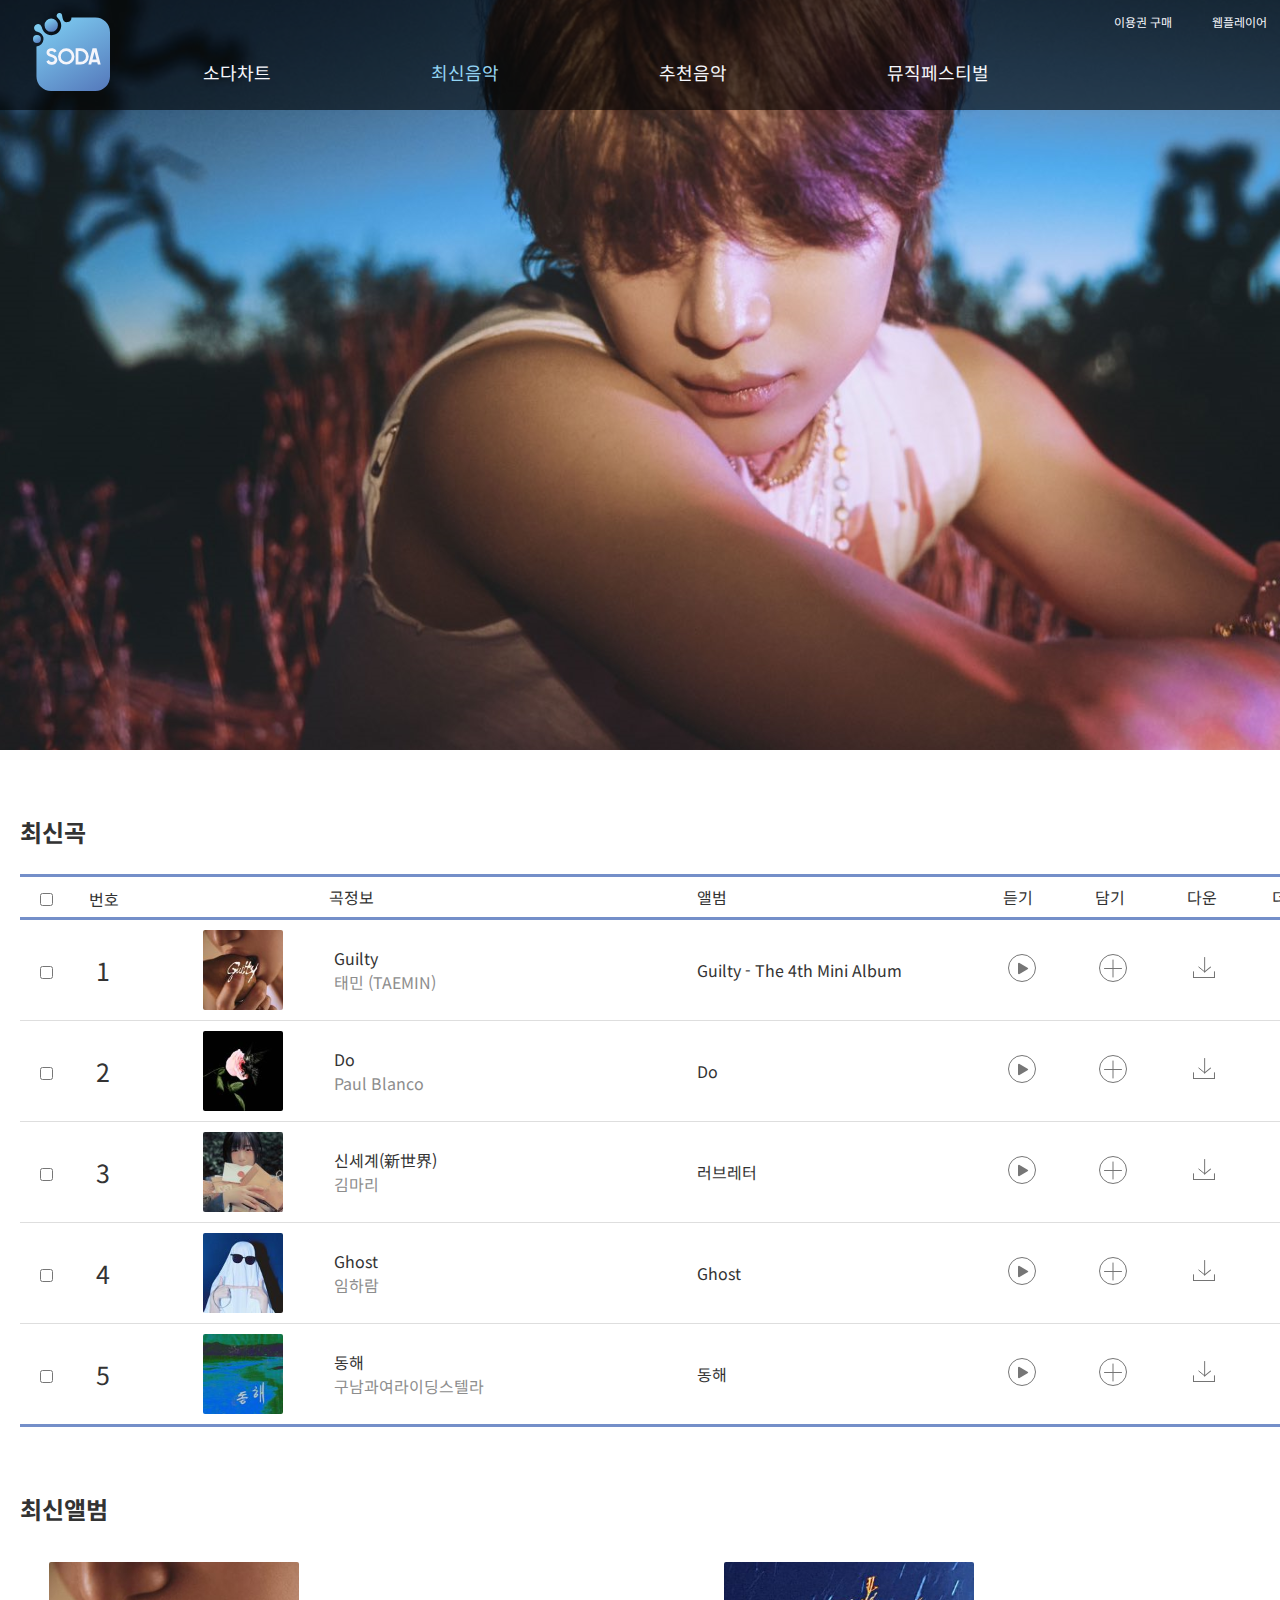
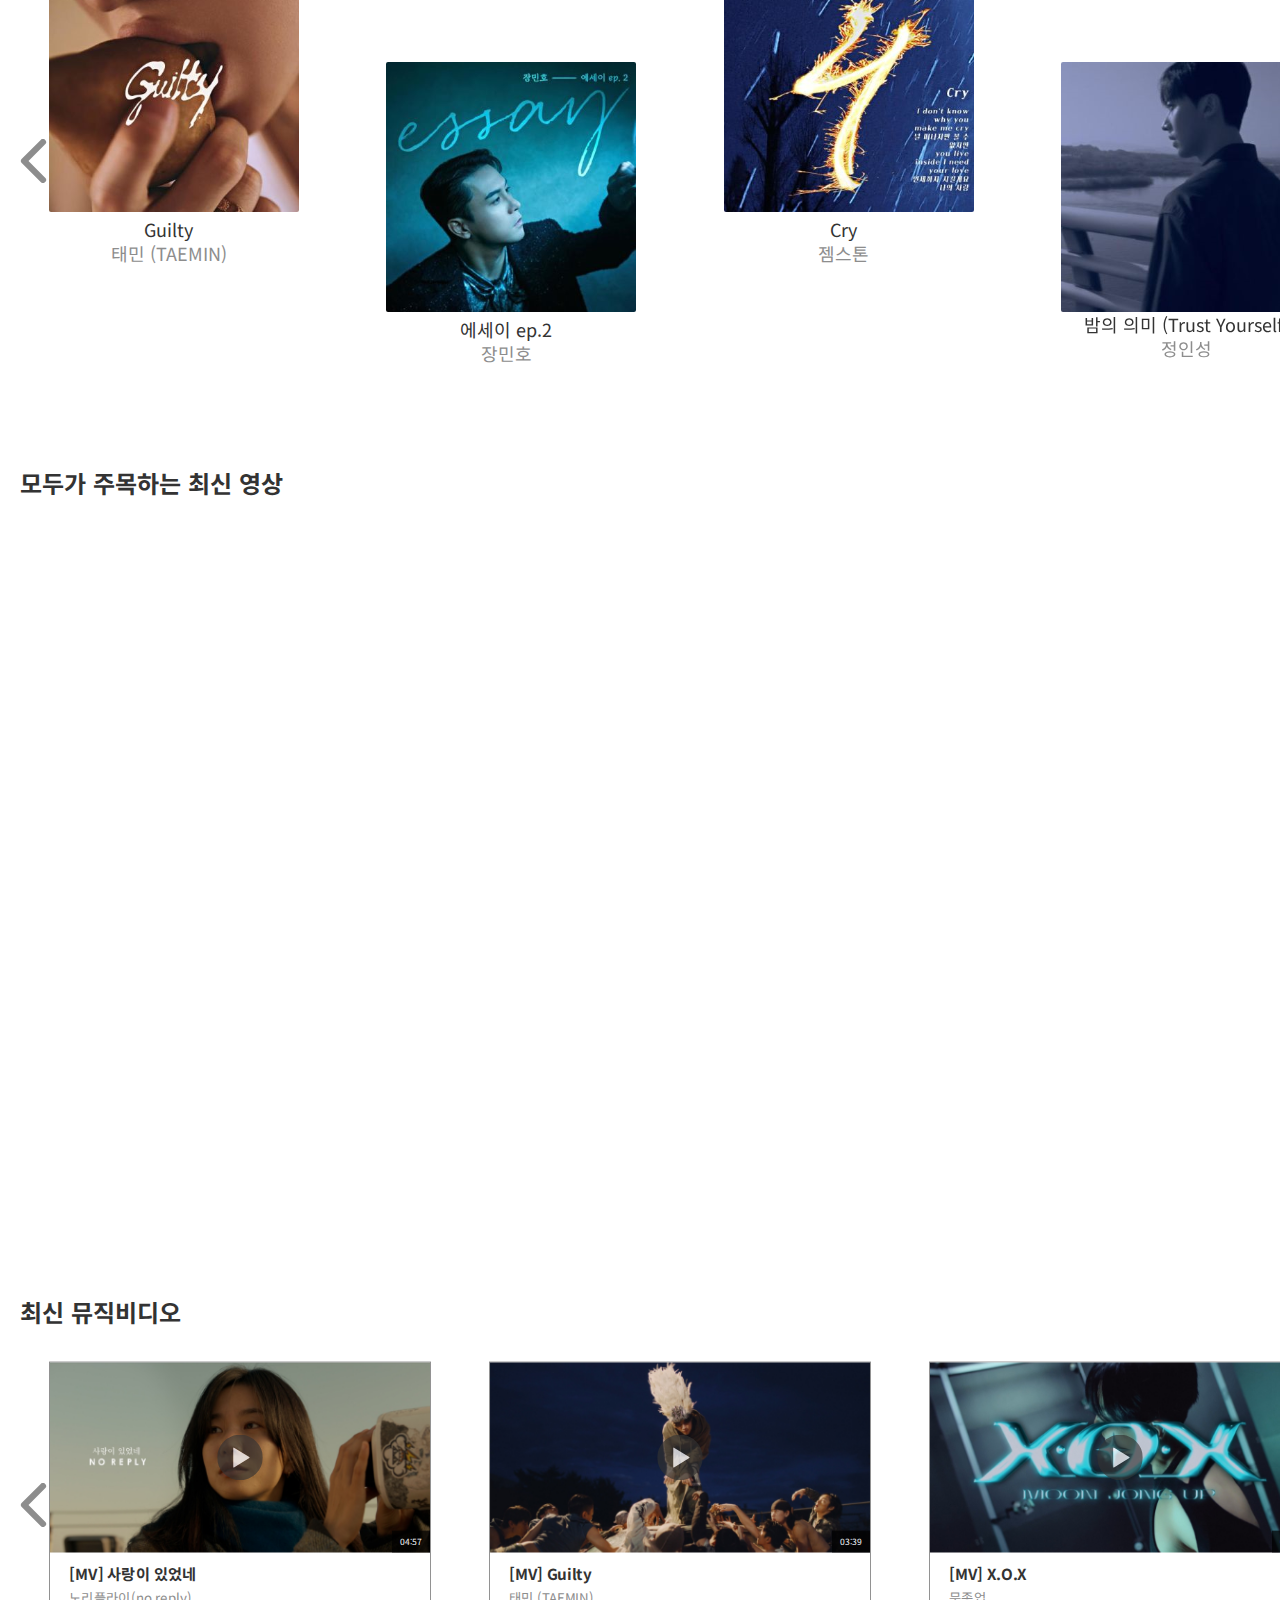
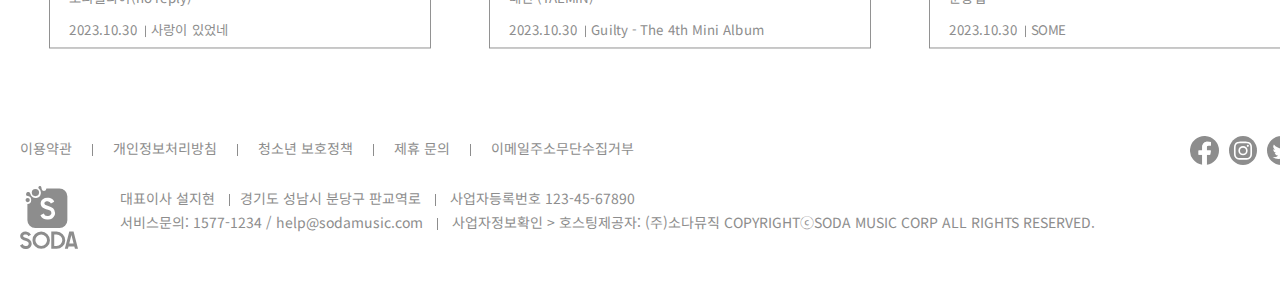
<file: sub2.html>
<!DOCTYPE html>
<html lang="ko">

<head>
    <meta charset="UTF-8">
    <meta name="viewport" content="width=1320">
    <title>SODA</title>
    <link rel="icon" type="image/png" sizes="32x32" href="images/icon/main_logo.svg">
    <link rel="stylesheet" href="./css/sub2_style.css">
    <link rel="preconnect" href="https://fonts.googleapis.com">
    <link rel="preconnect" href="https://fonts.gstatic.com" crossorigin>
    <link href="https://fonts.googleapis.com/css2?family=Noto+Sans+KR:wght@400;700&display=swap" rel="stylesheet">
    <link rel="stylesheet" href="./css/header.css">
    <link rel="stylesheet" href="./css/footer.css">
    <link rel="stylesheet" href="css/swiper-bundle.min.css" />
    <!-- <link rel="stylesheet" href="css/slick.css">
    <link rel="stylesheet" href="css/slick-theme.css"> -->

</head>

<body>
    <div id="wrap">
        <!-- header_S -->
        <div id="header_wrap">
            <div id="header">
                <div class="inner_header">
                    <h1 class="logo"><a href="./index.html"><img src="./images/icon/main_logo.svg" alt="main_logo"></a>
                    </h1>
                    <ul class="link">
                        <li><a href="javascript:return false;">이용권 구매</a></li>
                        <li><a href="javascript:return false;">웹플레이어</a></li>
                        <li><a href="javascript:return false;">소다앱</a></li>
                    </ul>
                    <ul class="gnb">
                        <li><a href="./sub1.html">소다차트</a></li>
                        <li><a class="on" href="./sub2.html">최신음악</a></li>
                        <li><a href="./sub3.html">추천음악</a></li>
                        <li><a href="./sub4.html">뮤직페스티벌</a></li>

                    </ul>

                    <!-- <div class="login">
                        <a href="javascript:return false;">로그인/회원가입</a>
                    </div> -->

                </div>
            </div>
            <div class="banner">

            </div>

            <!-- header_E -->
        </div>
        <!-- container_S -->
        <div id="container">
            <!-- LatestSong_S -->
            <div class="LatestSong_wrap">
                <h2 class="list_title">최신곡</h2>
                <div class="LatestSong-line">
                    <ul class="LatestSong">
                        <li class="LatestSong-item">
                            <div class="check_wrap">
                                <input type="checkbox" class="check_btn" />
                            </div>
                            <div class="LatestSong_num">
                                <span>번호</span>
                            </div>
                            <div class="LatestSong_info">
                                곡정보
                            </div>
                            <div class="LatestSong_album">
                                앨범
                            </div>
                            <div class="icon_play">
                                듣기
                            </div>
                            <div class="icon_add">
                                담기
                            </div>
                            <div class="icon_download">
                                다운
                            </div>
                            <div class="icon_more">
                                더보기
                            </div>
                        </li>
                        <li class="LatestSong-item">
                            <div class="check_wrap">
                                <input type="checkbox" class="check_btn" />
                            </div>
                            <div class="LatestSong_num">
                                1
                            </div>
                            <div class="LatestSong_thum">
                                <a href="javascript:return false;"><img
                                        src="./images/sub/2.NewMusic/2.LatestSong/LatestSong1.png"
                                        alt="LatestSong_thum"></a>
                            </div>
                            <div class="LatestSong_song">
                                <p>Guilty</p>
                                <p><span>태민 (TAEMIN)</span></p>
                            </div>
                            <div class="LatestSong_album">
                                <p>Guilty - The 4th Mini Album</p>
                            </div>
                            <div class="icon_play">
                                <a href="javascript:return false;"><img src="./images/icon/btn_play.svg" alt="play"></a>
                            </div>
                            <div class="icon_add">
                                <a href="javascript:return false;"><img src="./images/icon/btn_add.svg" alt="add"></a>
                            </div>
                            <div class="icon_download">
                                <a href="javascript:return false;"><img src="./images/icon/download.svg"
                                        alt="download"></a>
                            </div>
                            <div class="icon_more">
                                <a href="javascript:return false;"><img src="./images/icon/more.svg" alt="more"></a>
                            </div>
                        </li>
                        <li class="LatestSong-item">
                            <div class="check_wrap">
                                <input type="checkbox" class="check_btn" />
                            </div>
                            <div class="LatestSong_num">
                                2
                            </div>
                            <div class="LatestSong_thum">
                                <a href="javascript:return false;"><img
                                        src="./images/sub/2.NewMusic/2.LatestSong/LatestSong2.png"
                                        alt="LatestSong_thum"></a>
                            </div>
                            <div class="LatestSong_song">
                                <p>Do</p>
                                <p><span>Paul Blanco</span></p>
                            </div>
                            <div class="LatestSong_album">
                                <p>Do</p>
                            </div>
                            <div class="icon_play">
                                <a href="javascript:return false;"><img src="./images/icon/btn_play.svg" alt="play"></a>
                            </div>
                            <div class="icon_add">
                                <a href="javascript:return false;"><img src="./images/icon/btn_add.svg" alt="add"></a>
                            </div>
                            <div class="icon_download">
                                <a href="javascript:return false;"><img src="./images/icon/download.svg"
                                        alt="download"></a>
                            </div>
                            <div class="icon_more">
                                <a href="javascript:return false;"><img src="./images/icon/more.svg" alt="more"></a>
                            </div>
                        </li>
                        <li class="LatestSong-item">
                            <div class="check_wrap">
                                <input type="checkbox" class="check_btn" />
                            </div>
                            <div class="LatestSong_num">
                                3
                            </div>
                            <div class="LatestSong_thum">
                                <a href="javascript:return false;"><img
                                        src="./images/sub/2.NewMusic/2.LatestSong/LatestSong3.png"
                                        alt="LatestSong_thum"></a>
                            </div>
                            <div class="LatestSong_song">
                                <p>신세계(新世界)</p>
                                <p><span>김마리</span></p>
                            </div>
                            <div class="LatestSong_album">
                                <p>러브레터</p>
                            </div>
                            <div class="icon_play">
                                <a href="javascript:return false;"><img src="./images/icon/btn_play.svg" alt="play"></a>
                            </div>
                            <div class="icon_add">
                                <a href="javascript:return false;"><img src="./images/icon/btn_add.svg" alt="add"></a>
                            </div>
                            <div class="icon_download">
                                <a href="javascript:return false;"><img src="./images/icon/download.svg"
                                        alt="download"></a>
                            </div>
                            <div class="icon_more">
                                <a href="javascript:return false;"><img src="./images/icon/more.svg" alt="more"></a>
                            </div>
                        </li>
                        <li class="LatestSong-item">
                            <div class="check_wrap">
                                <input type="checkbox" class="check_btn" />
                            </div>
                            <div class="LatestSong_num">
                                4
                            </div>
                            <div class="LatestSong_thum">
                                <a href="javascript:return false;"><img
                                        src="./images/sub/2.NewMusic/2.LatestSong/LatestSong4.png"
                                        alt="LatestSong_thum"></a>
                            </div>
                            <div class="LatestSong_song">
                                <p>Ghost</p>
                                <p><span>임하람</span></p>
                            </div>
                            <div class="LatestSong_album">
                                <p>Ghost</p>
                            </div>
                            <div class="icon_play">
                                <a href="javascript:return false;"><img src="./images/icon/btn_play.svg" alt="play"></a>
                            </div>
                            <div class="icon_add">
                                <a href="javascript:return false;"><img src="./images/icon/btn_add.svg" alt="add"></a>
                            </div>
                            <div class="icon_download">
                                <a href="javascript:return false;"><img src="./images/icon/download.svg"
                                        alt="download"></a>
                            </div>
                            <div class="icon_more">
                                <a href="javascript:return false;"><img src="./images/icon/more.svg" alt="more"></a>
                            </div>
                        </li>
                        <li class="LatestSong-item">
                            <div class="check_wrap">
                                <input type="checkbox" class="check_btn" />
                            </div>
                            <div class="LatestSong_num">
                                5
                            </div>
                            <div class="LatestSong_thum">
                                <a href="javascript:return false;"><img
                                        src="./images/sub/2.NewMusic/2.LatestSong/LatestSong5.png"
                                        alt="LatestSong_thum"></a>
                            </div>
                            <div class="LatestSong_song">
                                <p>동해</p>
                                <p><span>구남과여라이딩스텔라</span></p>
                            </div>
                            <div class="LatestSong_album">
                                <p>동해</p>
                            </div>
                            <div class="icon_play">
                                <a href="javascript:return false;"><img src="./images/icon/btn_play.svg" alt="play"></a>
                            </div>
                            <div class="icon_add">
                                <a href="javascript:return false;"><img src="./images/icon/btn_add.svg" alt="add"></a>
                            </div>
                            <div class="icon_download">
                                <a href="javascript:return false;"><img src="./images/icon/download.svg"
                                        alt="download"></a>
                            </div>
                            <div class="icon_more">
                                <a href="javascript:return false;"><img src="./images/icon/more.svg" alt="more"></a>
                            </div>
                        </li>

                    </ul>
                </div>
            </div>
            <!-- LatestSong_E -->
            <!-- LatestAlbum_S -->
            <div class="LatestAlbum_wrap">
                <h2 class="list_title">최신앨범</h2>
                <div class="LatestAlbum">
                    <div id="slide_wrap">
                        <div id="slide" class="swiper-container">
                            <div class="swiper-wrapper">
                                <ul class="swiper-slide">
                                    <li><a href="javascript:return false;">
                                            <div class="screen">
                                                <img src="./images/sub/2.NewMusic/3.LatestAlbum/LatestAlbum1.png"
                                                    alt="LatestAlbum"></img>
                                            </div>
                                        </a>
                                        <p>Guilty</p>
                                        <p><span>태민 (TAEMIN)</span></p>
                                    </li>
                                </ul>
                                <ul class="swiper-slide">
                                    <li><a href="javascript:return false;">
                                            <div class="screen">
                                                <img src="./images/sub/2.NewMusic/3.LatestAlbum/LatestAlbum2.png"
                                                    alt="LatestAlbum"></img>
                                            </div>
                                        </a>
                                        <p>에세이 ep.2</p>
                                        <p><span>장민호</span></p>
                                    </li>
                                </ul>
                                <ul class="swiper-slide">
                                    <li><a href="javascript:return false;">
                                            <div class="screen">
                                                <img src="./images/sub/2.NewMusic/3.LatestAlbum/LatestAlbum3.png"
                                                    alt="LatestAlbum"></img>
                                            </div>
                                        </a>
                                        <p>Cry</p>
                                        <p><span>젬스톤</span></p>
                                    </li>
                                </ul>
                                <ul class="swiper-slide">
                                    <li><a href="javascript:return false;">
                                            <div class="screen">
                                                <img src="./images/sub/2.NewMusic/3.LatestAlbum/LatestAlbum4.png"
                                                    alt="LatestAlbum"></img>
                                            </div>
                                            <p>밤의 의미 (Trust Yourself)</p>
                                            <p><span>정인성</span></p>
                                        </a>
                                    </li>
                                </ul>
                                <ul class="swiper-slide">
                                    <li><a href="javascript:return false;">
                                            <div class="screen">
                                                <img src="./images/sub/2.NewMusic/3.LatestAlbum/LatestAlbum5.png"
                                                    alt="LatestAlbum"></img>
                                            </div>
                                        </a>
                                        <p>나만의 고막 남친 프로젝트 Part 1</p>
                                        <p><span>김창연</span></p>
                                    </li>
                                </ul>
                                <ul class="swiper-slide">
                                    <li><a href="javascript:return false;">
                                            <div class="screen">
                                                <img src="./images/sub/2.NewMusic/3.LatestAlbum/LatestAlbum6.png"
                                                    alt="LatestAlbum"></img>
                                            </div>
                                        </a>
                                        <p>Feel This Way</p>
                                        <p><span>아녹 (Anoc), Hayne, Fleen</span></p>
                                    </li>
                                </ul>
                                <ul class="swiper-slide">
                                    <li><a href="javascript:return false;">
                                            <div class="screen">
                                                <img src="./images/sub/2.NewMusic/3.LatestAlbum/LatestAlbum7.png"
                                                    alt="LatestAlbum"></img>
                                            </div>
                                        </a>
                                        <p>별난 사람</p>
                                        <p><span>재하</span></p>
                                    </li>
                                </ul>
                                <ul class="swiper-slide">
                                    <li><a href="javascript:return false;">
                                            <div class="screen">
                                                <img src="./images/sub/2.NewMusic/3.LatestAlbum/LatestAlbum8.png"
                                                    alt="LatestAlbum"></img>
                                            </div>
                                        </a>
                                        <p>무인도의 디바 OST Part 2</p>
                                        <p><span>Young K(DAY6)</span></p>
                                    </li>
                                </ul>
                            </div>
                            <!-- Add Arrows -->
                            <div class="swiper-button-next"></div>
                            <div class="swiper-button-prev"></div>
                        </div>
                    </div>
                </div>


            </div>
            <!-- LatestAlbum_E -->
            <!-- LatestPopularVideo_S -->
            <div class="LatestPopularVideo">
                <h2 class="list_title">모두가 주목하는 최신 영상</h2>
                <div class="video">
                    <iframe width="1320" height="700"
                        src="https://www.youtube.com/embed/hLvWy2b857I?si=f3E5KcCF8zgFupVw" title="YouTube video player"
                        frameborder="0"
                        allow="accelerometer; autoplay; clipboard-write; encrypted-media; gyroscope; picture-in-picture; web-share"
                        allowfullscreen></iframe>
                </div>

            </div>
            <!-- LatestPopularVideo_E -->
            <!-- LatestMV_S -->
            <div class="LatestMV_wrap">
                <h2 class="list_title">최신 뮤직비디오</h2>

                <div class="LatestMV">
                    <div class="swiper mySwiper">
                        <div class="swiper-wrapper">
                            <div class="swiper-slide">
                                <div class="LatestMV_contents">
                                    <div class="LatestMV_imgWrap">
                                        <a href="https://youtu.be/pasRphQvEUE?si=EkmvCyHLW0UhhPke" target="_blank"><img
                                                src="./images/sub/2.NewMusic/4.LatestMV/LatestMV1.png" alt="LatestMV">
                                            <div class="playbtn"><img src="./images/icon/play.svg" alt="play"></div>
                                            <div class="playtime">03:39</div>

                                        </a>
                                    </div>
                                    <div class="LatestMV_text">
                                        <a href="https://youtu.be/pasRphQvEUE?si=EkmvCyHLW0UhhPke"
                                            target="_blank"><span>[MV]
                                                Guilty</span></a>
                                        <p class="LatestMV_artist">태민 (TAEMIN)</p>
                                        <p class="LatestMV_date">2023.10.30</p>
                                        <p class="LatestMV_album">Guilty - The 4th Mini Album</p>
                                    </div>
                                </div>
                            </div>
                            <div class="swiper-slide">
                                <div class="LatestMV_contents">
                                    <div class="LatestMV_imgWrap">
                                        <a href="https://youtu.be/EJkSXremH8E?si=zYyj5LcUE1Qf3Jtk" target="_blank"><img
                                                src="./images/sub/2.NewMusic/4.LatestMV/LatestMV2.png" alt="LatestMV">
                                            <div class="playbtn"><img src="./images/icon/play.svg" alt="play"></div>
                                            <div class="playtime">03:17</div>

                                        </a>
                                    </div>
                                    <div class="LatestMV_text">
                                        <a href="https://youtu.be/EJkSXremH8E?si=zYyj5LcUE1Qf3Jtk"
                                            target="_blank"><span>[MV]
                                                X.O.X</span></a>
                                        <p class="LatestMV_artist">문종업</p>
                                        <p class="LatestMV_date">2023.10.30</p>
                                        <p class="LatestMV_album">SOME</p>
                                    </div>
                                </div>
                            </div>
                            <div class="swiper-slide">

                                <div class="LatestMV_contents">
                                    <div class="LatestMV_imgWrap">
                                        <a href="https://youtu.be/BXwogLS8mgg?si=XDxwi2Ns3kjvJzCx" target="_blank"><img
                                                src="./images/sub/2.NewMusic/4.LatestMV/LatestMV3.png" alt="LatestMV">
                                            <div class="playbtn"><img src="./images/icon/play.svg" alt="play"></div>
                                            <div class="playtime">04:17</div>

                                        </a>
                                    </div>
                                    <div class="LatestMV_text">
                                        <a href="https://youtu.be/BXwogLS8mgg?si=XDxwi2Ns3kjvJzCx"
                                            target="_blank"><span>[MV] 그때
                                                우린 젊었다</span></a>
                                        <p class="LatestMV_artist">장민호</p>
                                        <p class="LatestMV_date">2023.10.30</p>
                                        <p class="LatestMV_album">에세이 ep.2</p>
                                    </div>
                                </div>
                            </div>
                            <div class="swiper-slide">

                                <div class="LatestMV_contents">
                                    <div class="LatestMV_imgWrap">
                                        <a href="https://youtu.be/kuqs19UyNEk?si=keO2JnZtEmnn3ZvB" target="_blank"><img
                                                src="./images/sub/2.NewMusic/4.LatestMV/LatestMV4.png" alt="LatestMV">
                                            <div class="playbtn"><img src="./images/icon/play.svg" alt="play"></div>
                                            <div class="playtime">02:06</div>

                                        </a>
                                    </div>
                                    <div class="LatestMV_text">
                                        <a href="https://youtu.be/kuqs19UyNEk?si=keO2JnZtEmnn3ZvB"
                                            target="_blank"><span>[MV] Poppin' Love (心动预告) (Track Video)</span></a>
                                        <p class="LatestMV_artist">WayV</p>
                                        <p class="LatestMV_date">2023.10.30</p>
                                    </div>
                                </div>
                            </div>
                            <div class="swiper-slide">

                                <div class="LatestMV_contents">
                                    <div class="LatestMV_imgWrap">
                                        <a href="https://youtu.be/AQqYvdOxi2E?si=BerCdfYpSgNoElDp" target="_blank"><img
                                                src="./images/sub/2.NewMusic/4.LatestMV/LatestMV5.png" alt="LatestMV">
                                            <div class="playbtn"><img src="./images/icon/play.svg" alt="play"></div>
                                            <div class="playtime">03:36</div>

                                        </a>
                                    </div>
                                    <div class="LatestMV_text">
                                        <a href="https://youtu.be/AQqYvdOxi2E?si=BerCdfYpSgNoElDp"
                                            target="_blank"><span>[MV] LIFE GOES ON (Feat. 레게 강 같은 평화)</span></a>
                                        <p class="LatestMV_artist">비엠케이 (BMK)</p>
                                        <p class="LatestMV_date">2023.10.26</p>
                                        <p class="LatestMV_album">33.3</p>
                                    </div>
                                </div>
                            </div>
                            <div class="swiper-slide">
                                <div class="LatestMV_contents">
                                    <div class="LatestMV_imgWrap">
                                        <a href="https://youtu.be/P2WjKkl7YOs?si=ZsojvDPeXok2PNKe" target="_blank"><img
                                                src="./images/sub/2.NewMusic/4.LatestMV/LatestMV6.png" alt="LatestMV">
                                            <div class="playbtn"><img src="./images/icon/play.svg" alt="play"></div>
                                            <div class="playtime">04:57</div>

                                        </a>
                                    </div>
                                    <div class="LatestMV_text">
                                        <a href="https://youtu.be/P2WjKkl7YOs?si=ZsojvDPeXok2PNKe"
                                            target="_blank"><span>[MV] 사랑이 있었네</span></a>
                                        <p class="LatestMV_artist">노리플라이(no reply)</p>
                                        <p class="LatestMV_date">2023.10.30</p>
                                        <p class="LatestMV_album">사랑이 있었네</p>
                                    </div>
                                </div>

                            </div>

                        </div>
                        <div class="swiper-button-next"></div>
                        <div class="swiper-button-prev"></div>
                    </div>

                </div>


            </div>


            <!-- LatestMV_E -->
            <!-- footer_S -->
            <div id="footer">
                <div class="inner_footer">
                    <ul class="footer_link">
                        <li><a href="javascript:return false;">이용약관</a></li>
                        <li><a href="javascript:return false;">개인정보처리방침</a></li>
                        <li><a href="javascript:return false;">청소년 보호정책</a></li>
                        <li><a href="javascript:return false;">제휴 문의</a></li>
                        <li><a href="javascript:return false;">이메일주소무단수집거부</a></li>
                    </ul>
                    <ul class="footer_sns">
                        <li><a href="javascript:return false;"><img src="./images/icon/facebook.svg" alt="sns"></a></li>
                        <li><a href="javascript:return false;"><img src="./images/icon/instargram.svg" alt="sns"></a>
                        </li>
                        <li><a href="javascript:return false;"><img src="./images/icon/twitter.svg" alt="sns"></a></li>
                        <li><a href="javascript:return false;"><img src="./images/icon/youtube.svg" alt="sns"></a></li>
                    </ul>
                    <p>
                        <span>대표이사 설지현</span> <span>경기도 성남시 분당구 판교역로</span> <span> 사업자등록번호 123-45-67890</span>
                    </p>
                    <p>
                        <span> 서비스문의: 1577-1234 / help@sodamusic.com </span> <span> 사업자정보확인 > 호스팅제공자: (주)소다뮤직
                            COPYRIGHTⓒSODA
                            MUSIC CORP ALL
                            RIGHTS RESERVED.</span>
                    </p>

                </div>
            </div>
            <!-- footer_E -->
        </div>
        <!-- wrap_E -->
        <script src="js/swiper-bundle.min.js"></script>
        <script src="https://cdn.jsdelivr.net/npm/swiper@11/swiper-bundle.min.js"></script>
        <!-- <script src="js/slick.js"></script> -->

        <script>
            var swiper = new Swiper('.swiper-container', {
                slidesPerView: 4,
                spaceBetween: 30,
                observer: true,
                observeParents: true,
                // centeredSlides: true,
                pagination: {
                    el: '.swiper-pagination',
                    clickable: true,
                },
                loop: true,
                autoplay: {
                    delay: 2000,
                    disableOnInteraction: false,
                },
                navigation: {
                    nextEl: '.swiper-button-next',
                    prevEl: '.swiper-button-prev',
                },
            });
        </script>
        <script>
            var swiper = new Swiper(".mySwiper", {
                slidesPerView: 3,
                spaceBetween: 0,
                centeredSlides: true,
                loop: true,
                // autoplay: {
                //     delay: 2500,
                //     disableOnInteraction: false,
                // },
                pagination: {
                    el: ".swiper-pagination",
                    clickable: true,
                },
                navigation: {
                    nextEl: ".swiper-button-next",
                    prevEl: ".swiper-button-prev",
                },
            });
        </script>

</body>

</html>
</file>
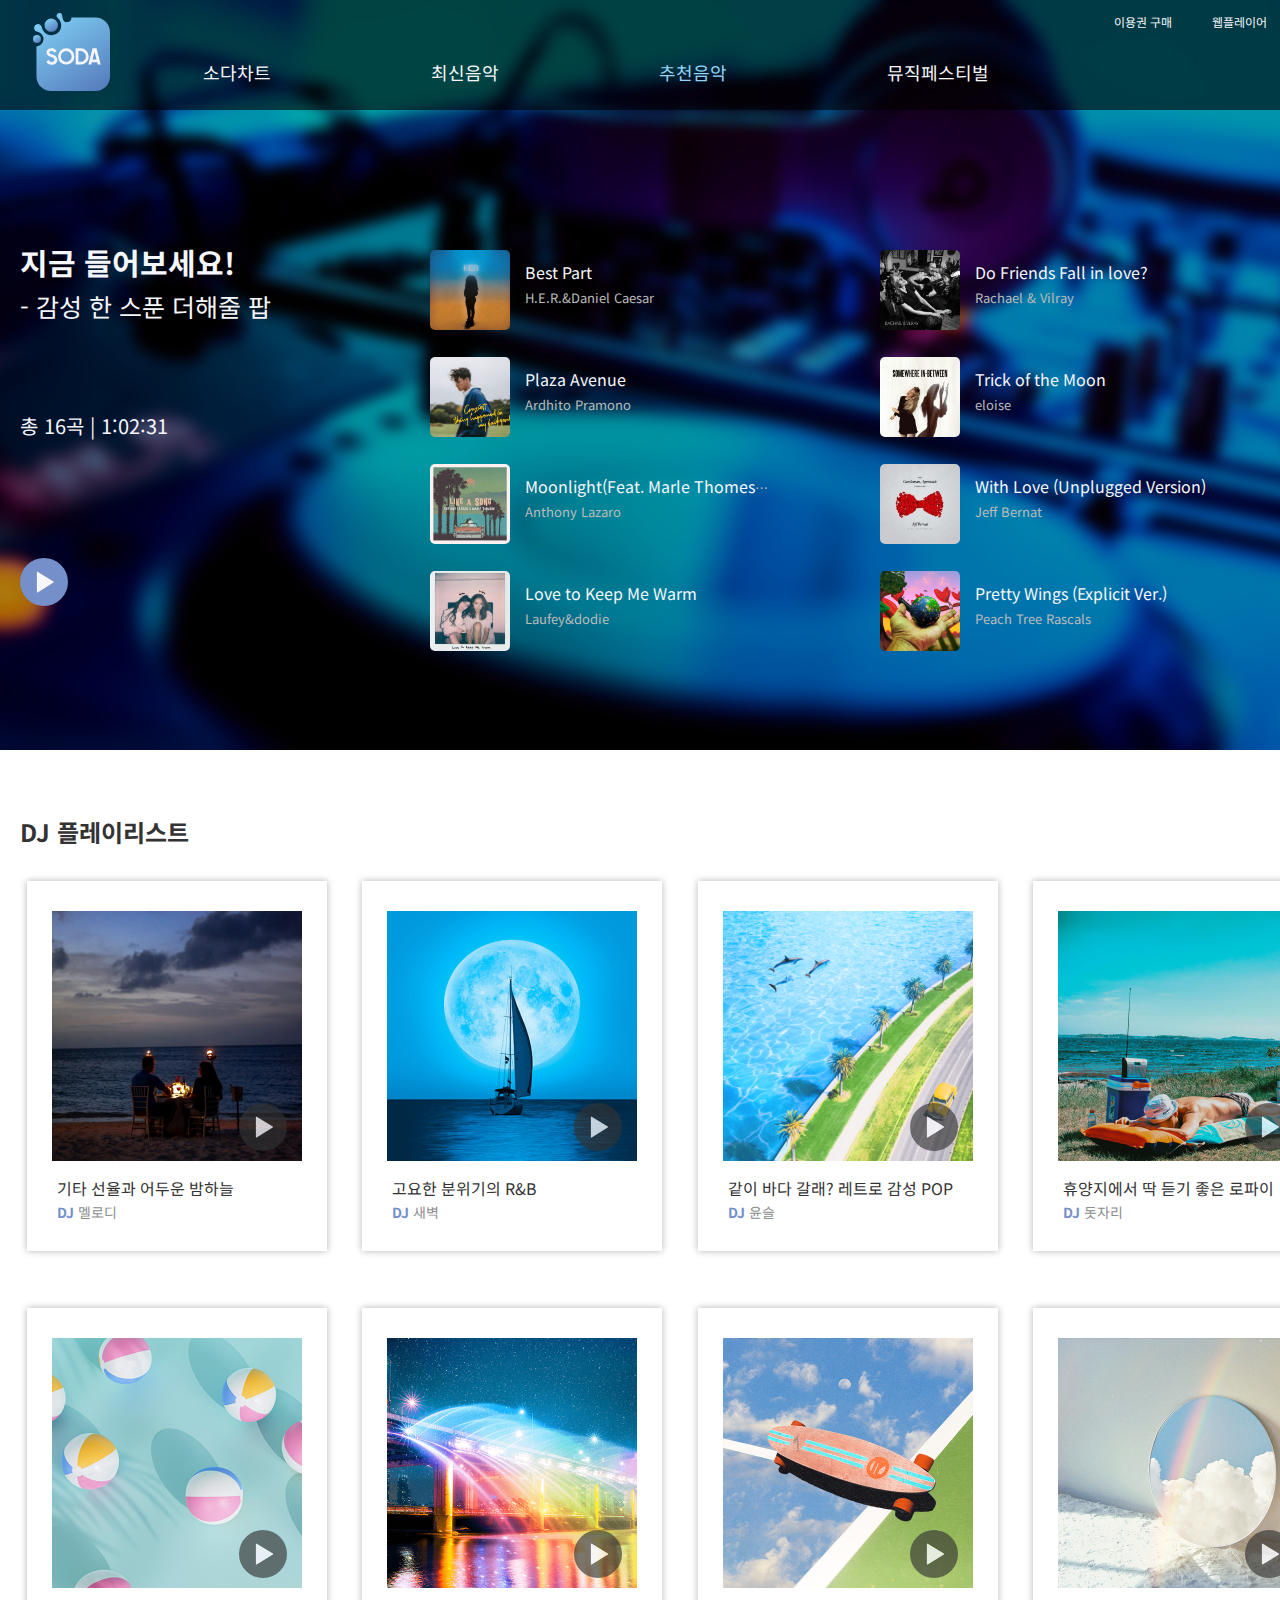
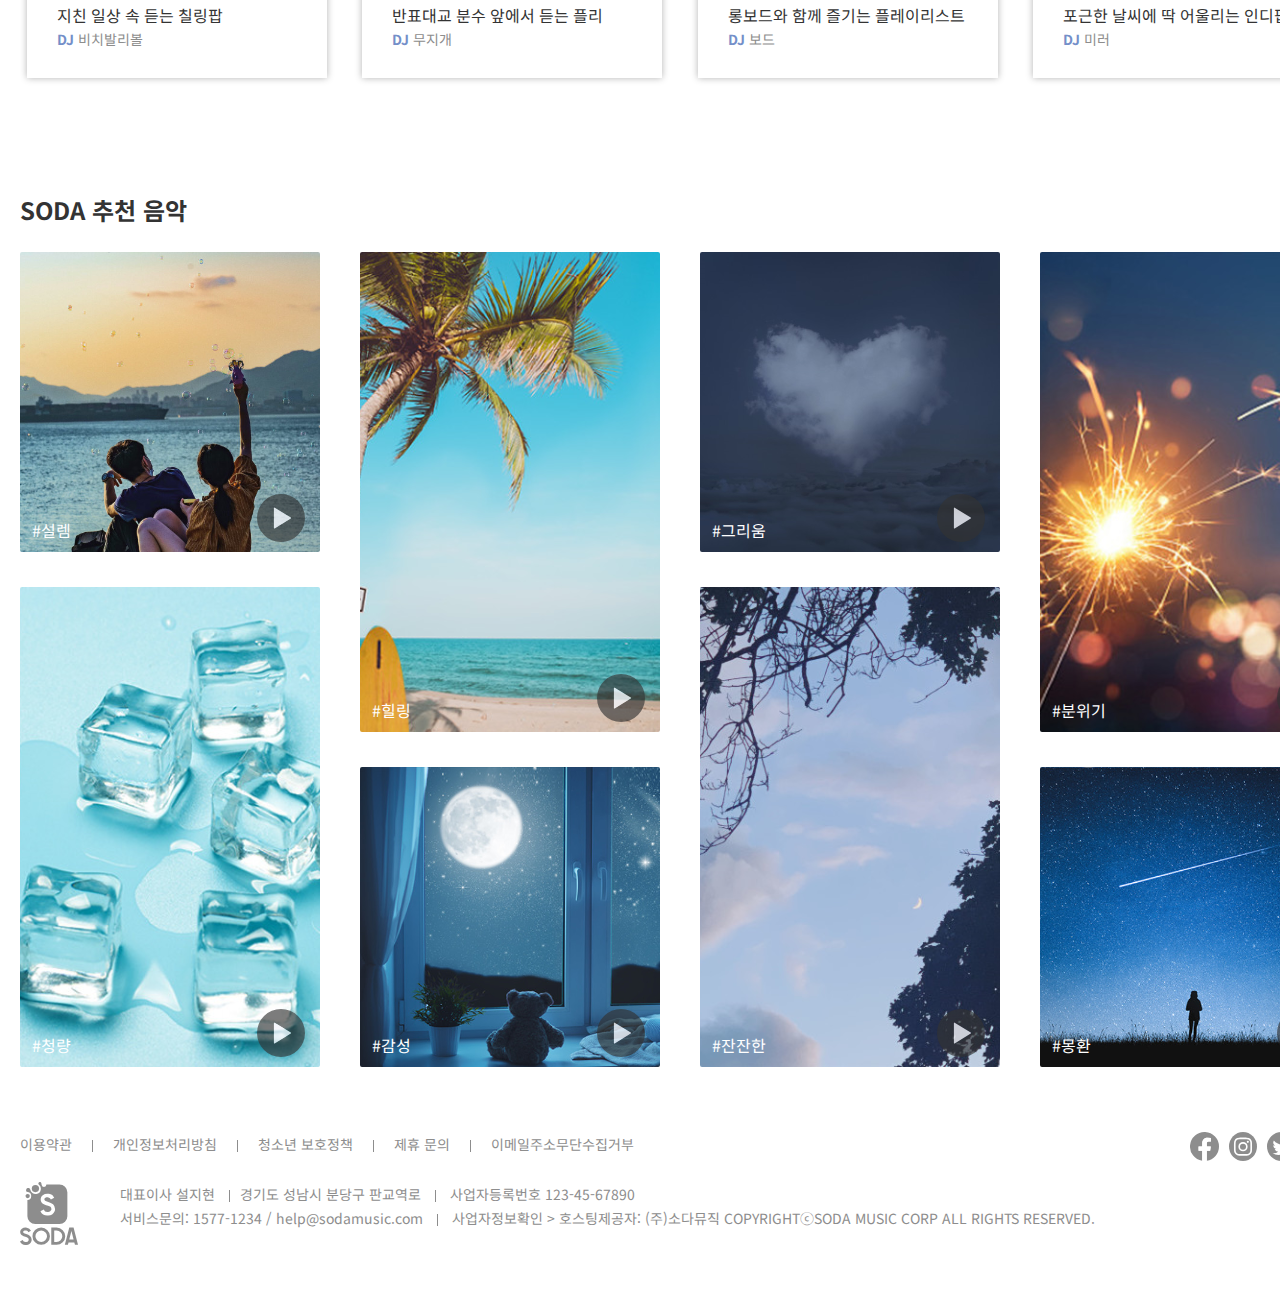
<file: sub3.html>
<!DOCTYPE html>
<html lang="ko">

<head>
    <meta charset="UTF-8">
    <meta name="viewport" content="width=1320">
    <title>SODA</title>
    <link rel="icon" type="image/png" sizes="32x32" href="images/icon/main_logo.svg">
    <link rel="stylesheet" href="./css/sub3_style.css">
    <link rel="preconnect" href="https://fonts.googleapis.com">
    <link rel="preconnect" href="https://fonts.gstatic.com" crossorigin>
    <link href="https://fonts.googleapis.com/css2?family=Noto+Sans+KR:wght@400;700&display=swap" rel="stylesheet">
    <link rel="stylesheet" href="./css/header.css">
    <link rel="stylesheet" href="./css/footer.css">
    <link rel="stylesheet" href="css/swiper-bundle.min.css" />

</head>

<body>
    <!-- wrap_E -->
    <div id="wrap">
        <!-- header_S -->
        <div id="header_wrap">
            <div id="header">
                <div class="inner_header">
                    <h1 class="logo"><a href="./index.html"><img src="./images/icon/main_logo.svg" alt="main_logo"></a>
                    </h1>
                    <ul class="link">
                        <li><a href="javascript:return false;">이용권 구매</a></li>
                        <li><a href="javascript:return false;">웹플레이어</a></li>
                        <li><a href="javascript:return false;">소다앱</a></li>
                    </ul>
                    <ul class="gnb">
                        <li><a href="./sub1.html">소다차트</a></li>
                        <li><a href="./sub2.html">최신음악</a></li>
                        <li><a class="on" href="./sub3.html">추천음악</a></li>
                        <li><a href="./sub4.html">뮤직페스티벌</a></li>

                    </ul>

                    <!-- <div class="login">
                        <a href="javascript:return false;">로그인/회원가입</a>
                    </div> -->

                </div>
            </div>
            <div class="banner">
                <div class="inner_banner">
                    <div class="bannerPL_text">
                        <h3>지금 들어보세요!</h3>
                        <p class="bannerPL_info">- 감성 한 스푼 더해줄 팝</p>
                        <p class="PL_detail">총 16곡 &#124; 1:02:31</p>
                        <div class="banner_playBtn">
                            <a href="javascript:return false;"><img src="./images/icon/play_hover.svg" alt="play"></a>
                        </div>
                    </div>
                    <ul class="banner_PL_list">
                        <li>
                            <a href="javascript:return false;"><img
                                    src="./images/sub/3.RecommendedMusic/1.Banner/bannerPL1.png" alt="bannerPL"></a>
                            <p><span>Best Part</span>
                                <br>
                                H.E.R.&Daniel Caesar
                            </p>

                        </li>
                        <li>
                            <a href="javascript:return false;"><img
                                    src="./images/sub/3.RecommendedMusic/1.Banner/bannerPL5.png" alt="bannerPL"></a>
                            <p><span>Do Friends Fall in love?</span>
                                <br>
                                Rachael & Vilray
                            </p>

                        </li>
                        <li>
                            <a href="javascript:return false;"><img
                                    src="./images/sub/3.RecommendedMusic/1.Banner/bannerPL2.png" alt="bannerPL"></a>
                            <p><span>Plaza Avenue</span>
                                <br>
                                Ardhito Pramono
                            </p>
                            <li>
                                <a href="javascript:return false;"><img
                                        src="./images/sub/3.RecommendedMusic/1.Banner/bannerPL6.png" alt="bannerPL"></a>
                                <p><span>Trick of the Moon</span>
                                <br>
                                eloise</p>
                            </li>
                            <li>
                                <a href="javascript:return false;"><img
                                        src="./images/sub/3.RecommendedMusic/1.Banner/bannerPL3.png" alt="bannerPL"></a>
                                <p><span>Moonlight(Feat. Marle Thomeson)</span>
                                    <br>
                                    Anthony Lazaro
                                </p>
                            </li>
                        <li>
                            <a href="javascript:return false;"><img
                                    src="./images/sub/3.RecommendedMusic/1.Banner/bannerPL7.png" alt="bannerPL"></a>
                            <p><span>With Love (Unplugged Version)</span>
                            <br>
                            Jeff Bernat</p>
                        </li>
                        <li>
                            <a href="javascript:return false;"><img
                                    src="./images/sub/3.RecommendedMusic/1.Banner/bannerPL4.png" alt="bannerPL"></a>
                            <p><span>Love to Keep Me Warm</span>
                                <br>
                                Laufey&dodie
                            </p>
                        </li>
                        <li>
                            <a href="javascript:return false;"><img
                                    src="./images/sub/3.RecommendedMusic/1.Banner/bannerPL8.png" alt="bannerPL"></a>
                            <p><span>Pretty Wings (Explicit Ver.)</span>
                            <br>
                            Peach Tree Rascals</p>
                        </li>
                    </ul>

                </div>
            </div>
        </div>
        <!-- header_E -->
        <!-- container_S -->
        <div id="container">
            <!-- DJPlaylist_S -->
            <div class="DJPlaylist_wrap">
                <h2 class="list_title">DJ 플레이리스트</h2>
                <div class="DJPlaylist">
                    <ul class="DJPlaylist_item">
                        <li>
                            <div class="DJPlaylist_img">
                                <a href="javascript:return false;"><img
                                        src="./images/sub/3.RecommendedMusic/2.DJPlaylist/DJPlaylist1.png"
                                        alt="DJPlaylist">
                                    <div class="DJPlaylist_play">
                                        <img src="./images/icon/play.svg" alt="play-icon">
                                    </div>
                                </a>
                            </div>
                            <p>기타 선율과 어두운 밤하늘</p>
                            <p class="DJname"><span>DJ</span> 멜로디</p>
                        </li>
                        <li>
                            <div class="DJPlaylist_img">
                                <a href="javascript:return false;"><img
                                        src="./images/sub/3.RecommendedMusic/2.DJPlaylist/DJPlaylist2.png"
                                        alt="DJPlaylist">
                                    <div class="DJPlaylist_play">
                                        <img src="./images/icon/play.svg" alt="play-icon">
                                    </div>
                                </a>
                            </div>
                            <p>고요한 분위기의 R&B</p>
                            <p class="DJname"><span>DJ</span> 새벽</p>
                        </li>
                        <li>
                            <div class="DJPlaylist_img">
                                <a href="javascript:return false;"><img
                                        src="./images/sub/3.RecommendedMusic/2.DJPlaylist/DJPlaylist3.png"
                                        alt="DJPlaylist">
                                    <div class="DJPlaylist_play">
                                        <img src="./images/icon/play.svg" alt="play-icon">
                                    </div>
                                </a>
                            </div>
                            <p>같이 바다 갈래? 레트로 감성 POP</p>
                            <p class="DJname"><span>DJ</span> 윤슬</p>
                        </li>
                        <li>
                            <div class="DJPlaylist_img">
                                <a href="javascript:return false;"><img
                                        src="./images/sub/3.RecommendedMusic/2.DJPlaylist/DJPlaylist4.png"
                                        alt="DJPlaylist">
                                    <div class="DJPlaylist_play">
                                        <img src="./images/icon/play.svg" alt="play-icon">
                                    </div>
                                </a>
                            </div>
                            <p>휴양지에서 딱 듣기 좋은 로파이</p>
                            <p class="DJname"><span>DJ</span> 돗자리</p>
                        </li>
                        <li>
                            <div class="DJPlaylist_img">
                                <a href="javascript:return false;"><img
                                        src="./images/sub/3.RecommendedMusic/2.DJPlaylist/DJPlaylist5.png"
                                        alt="DJPlaylist">
                                    <div class="DJPlaylist_play">
                                        <img src="./images/icon/play.svg" alt="play-icon">
                                    </div>
                                </a>
                            </div>
                            <p>지친 일상 속 듣는 칠링팝</p>
                            <p class="DJname"><span>DJ</span> 비치발리볼</p>
                        </li>
                        <li>
                            <div class="DJPlaylist_img">
                                <a href="javascript:return false;"><img
                                        src="./images/sub/3.RecommendedMusic/2.DJPlaylist/DJPlaylist6.png"
                                        alt="DJPlaylist">
                                    <div class="DJPlaylist_play">
                                        <img src="./images/icon/play.svg" alt="play-icon">
                                    </div>
                                </a>
                            </div>
                            <p>반표대교 분수 앞에서 듣는 플리</p>
                            <p class="DJname"><span>DJ</span> 무지개</p>
                        </li>
                        <li>
                            <div class="DJPlaylist_img">
                                <a href="javascript:return false;"><img
                                        src="./images/sub/3.RecommendedMusic/2.DJPlaylist/DJPlaylist7.png"
                                        alt="DJPlaylist">
                                    <div class="DJPlaylist_play">
                                        <img src="./images/icon/play.svg" alt="play-icon">
                                    </div>
                                </a>
                            </div>
                            <p>롱보드와 함께 즐기는 플레이리스트</p>
                            <p class="DJname"><span>DJ</span> 보드</p>
                        </li>
                        <li>
                            <div class="DJPlaylist_img">
                                <a href="javascript:return false;"><img
                                        src="./images/sub/3.RecommendedMusic/2.DJPlaylist/DJPlaylist8.png"
                                        alt="DJPlaylist">
                                    <div class="DJPlaylist_play">
                                        <img src="./images/icon/play.svg" alt="play-icon">
                                    </div>
                                </a>
                            </div>
                            <p>포근한 날씨에 딱 어울리는 인디팝</p>
                            <p class="DJname"><span>DJ</span> 미러</p>
                        </li>
                    </ul>

                </div>

            </div>
            <!-- DJPlaylist_E -->
            <!-- SODArecommendedMusic_S -->
            <div class="SODArecommendedMusic_wrap">
                <h2 class="list_title">SODA 추천 음악</h2>
                <div class="SODArecommendedMusic">
                    <div>
                        <div class="img_wrap">
                            <a href="javascript:return false;"><img
                                    src="./images/sub/3.RecommendedMusic/3.SODArecommendedMusic/SODArecommendedMusic1.png"
                                    alt="SODArecommendedMusic">
                                <div class="SODArecommendedMusic_play">
                                    <img src="./images/icon/play.svg" alt="play-icon">
                                </div>
                                <div class="hashtag">#설렘</div>
                            </a>
                        </div>
                        <!-- <div class="cover"></div> -->
                        <div class="img_wrap">
                            <a href="javascript:return false;"><img
                                    src="./images/sub/3.RecommendedMusic/3.SODArecommendedMusic/SODArecommendedMusic2.png"
                                    alt="SODArecommendedMusic">
                                <div class="SODArecommendedMusic_play">
                                    <img src="./images/icon/play.svg" alt="play-icon">
                                </div>
                                <div class="hashtag">#청량</div>

                            </a>
                        </div>
                    </div>
                    <div>
                        <div class="img_wrap">
                            <a href="javascript:return false;"><img
                                    src="./images/sub/3.RecommendedMusic/3.SODArecommendedMusic/SODArecommendedMusic3.png"
                                    alt="SODArecommendedMusic">
                                <div class="SODArecommendedMusic_play">
                                    <img src="./images/icon/play.svg" alt="play-icon">
                                </div>
                                <div class="hashtag">#힐링</div>

                            </a>
                        </div>
                        <div class="img_wrap">
                            <a href="javascript:return false;"><img
                                    src="./images/sub/3.RecommendedMusic/3.SODArecommendedMusic/SODArecommendedMusic4.png"
                                    alt="SODArecommendedMusic">
                                <div class="SODArecommendedMusic_play">
                                    <img src="./images/icon/play.svg" alt="play-icon">
                                </div>
                                <div class="hashtag">#감성</div>

                            </a>
                        </div>
                    </div>
                    <div>
                        <div class="img_wrap">
                            <a href="javascript:return false;"><img
                                    src="./images/sub/3.RecommendedMusic/3.SODArecommendedMusic/SODArecommendedMusic5.png"
                                    alt="SODArecommendedMusic">
                                <div class="SODArecommendedMusic_play">
                                    <img src="./images/icon/play.svg" alt="play-icon">
                                </div>
                                <div class="hashtag">#그리움</div>

                            </a>
                        </div>
                        <div class="img_wrap">
                            <a href="javascript:return false;"><img
                                    src="./images/sub/3.RecommendedMusic/3.SODArecommendedMusic/SODArecommendedMusic6.png"
                                    alt="SODArecommendedMusic">
                                <div class="SODArecommendedMusic_play">
                                    <img src="./images/icon/play.svg" alt="play-icon">
                                </div>
                                <div class="hashtag">#잔잔한</div>

                            </a>
                        </div>
                    </div>
                    <div>
                        <div class="img_wrap">
                            <a href="javascript:return false;"><img
                                    src="./images/sub/3.RecommendedMusic/3.SODArecommendedMusic/SODArecommendedMusic7.png"
                                    alt="SODArecommendedMusic">
                                <div class="SODArecommendedMusic_play">
                                    <img src="./images/icon/play.svg" alt="play-icon">
                                </div>
                                <div class="hashtag">#분위기</div>

                            </a>
                        </div>
                        <div class="img_wrap">
                            <a href="javascript:return false;"><img
                                    src="./images/sub/3.RecommendedMusic/3.SODArecommendedMusic/SODArecommendedMusic8.png"
                                    alt="SODArecommendedMusic">
                                <div class="SODArecommendedMusic_play">
                                    <img src="./images/icon/play.svg" alt="play-icon">
                                </div>
                                <div class="hashtag">#몽환</div>

                            </a>
                        </div>
                    </div>
                </div>

            </div>
            <!-- SODArecommendedMusic_E -->
            <!-- footer_S -->
            <div id="footer">
                <div class="inner_footer">
                    <ul class="footer_link">
                        <li><a href="javascript:return false;">이용약관</a></li>
                        <li><a href="javascript:return false;">개인정보처리방침</a></li>
                        <li><a href="javascript:return false;">청소년 보호정책</a></li>
                        <li><a href="javascript:return false;">제휴 문의</a></li>
                        <li><a href="javascript:return false;">이메일주소무단수집거부</a></li>
                    </ul>
                    <ul class="footer_sns">
                        <li><a href="javascript:return false;"><img src="./images/icon/facebook.svg" alt="sns"></a></li>
                        <li><a href="javascript:return false;"><img src="./images/icon/instargram.svg" alt="sns"></a>
                        </li>
                        <li><a href="javascript:return false;"><img src="./images/icon/twitter.svg" alt="sns"></a></li>
                        <li><a href="javascript:return false;"><img src="./images/icon/youtube.svg" alt="sns"></a></li>
                    </ul>
                    <p>
                        <span>대표이사 설지현</span> <span>경기도 성남시 분당구 판교역로</span> <span> 사업자등록번호 123-45-67890</span>
                    </p>
                    <p>
                        <span> 서비스문의: 1577-1234 / help@sodamusic.com </span> <span> 사업자정보확인 > 호스팅제공자: (주)소다뮤직
                            COPYRIGHTⓒSODA
                            MUSIC CORP ALL
                            RIGHTS RESERVED.</span>
                    </p>

                </div>
            </div>
            <!-- footer_E -->
        </div>
        <!-- container_E -->

    </div>
    <!-- wrap_E -->
</body>

</html>
</file>
<file: css/sub2_style.css>
@charset "utf-8";

@font-face {}

* {
    margin: 0;
    padding: 0;
}

a {
    text-decoration: none;
    color: inherit;
}

ul,
ol {
    list-style: none;
}

html {
    font-size: 16px;
    line-height: 1.5em;
    font-family: 'Noto Sans KR', sans-serif;
}

body {
    font-family: 'Noto Sans KR', sans-serif;
    color: #333333;
}

#wrap {
    min-width: 1360px;
    overflow: hidden;
    position: relative;


}

#header_wrap {
    height: 750px;
    overflow: hidden;
}

.gnb li a:hover,
.gnb li a.on {
    color: #93D4F3;
}

/* banner_S */
.banner {
    background: url(../images/sub/2.NewMusic/1.Banner/banner.png) no-repeat top center;
    height: 750px;
}

/* banner_E */
.list_title {
    margin: 70px 0 30px 0;

}

/* LatestSong_S */
.LatestSong_wrap {
    width: 1320px;
    margin: 0 auto;
    overflow: hidden;
}

.LatestSong-line {
    border-top: 3px solid #748FC9;
    border-bottom: 3px solid #748FC9;
    overflow: hidden;
}

.LatestSong-item:first-child {
    border-bottom: 3px solid #748FC9;
    height: 40px;

}

.check_btn:first-child {
    margin-top: 10px;
}

.LatestSong_num span {
    font-size: 16px;
}

.LatestSong {
    float: left;
    margin-right: 20px;
    overflow: hidden;


}

.LatestSong:nth-child(2) {
    margin-right: 0px;
}

.LatestSong-item {
    width: 1320px;
    border-bottom: 1px solid #dedede;
    height: 100px;
    display: flex;
    align-items: center;

}

.LatestSong-item:nth-child(6) {
    border-bottom: none
}

.check_wrap {
    margin-left: 20px;
}

.LatestSong-item:nth-child(2):hover,
.LatestSong-item:nth-child(3):hover,
.LatestSong-item:nth-child(4):hover,
.LatestSong-item:nth-child(5):hover,
.LatestSong-item:nth-child(6):hover {
    background-color: #F6F7FC;
}

.LatestSong_info {
    width: 400px;
    margin-left: 175px;
}

.LatestSong_num {
    font-size: 25px;
    width: 110px;
    text-align: center;
}

.LatestSong_thum {
    width: 100px;
    margin: 4px 40px 0 50px;
}

.LatestSong_song {
    width: 400px;

}
.LatestSong_song p{
    width: 340px;
    white-space: nowrap;
    overflow: hidden;
    text-overflow: ellipsis;
}

.LatestSong_song span {
    color: #8D8D8D;
}

.LatestSong_album {
    width: 300px;

}
.LatestSong_album p{
    width: 280px;
    white-space: nowrap;
    overflow: hidden;
    text-overflow: ellipsis;
}

.icon_play,
.icon_add,
.icon_download,
.icon_more {
    width: 100px;
    text-align: center;
}

.icon_play img,
.icon_add img,
.icon_download img,
.icon_more img {
    opacity: 70%;

}

.icon_play img:hover,
.icon_add img:hover,
.icon_download img:hover,
.icon_more img:hover {
    opacity: 100%;
}

/* LatestSong_E */
/* LatestAlbum_S */
.LatestAlbum_wrap {
    width: 1320px;
    margin: 0 auto;
    overflow: hidden;
}
.LatestAlbum p{
    width: 250px;
    overflow: hidden;
    white-space: nowrap;
    text-overflow: ellipsis;
}
#slide {
    width: 1320px;
    height: 320px;
    margin: 30px auto;
    padding-top: 100px;
    overflow: hidden;
}

#slide ul li a {
    display: block;
    margin: 5px;
}

.screen {
    position: relative;
    overflow: hidden;
}

.screen img {
    width: 250px;
    display: block;
}

#slide_wrap .swiper-slide-active+.swiper-slide+.swiper-slide .bottom {
    bottom: 0%;
}

#slide_wrap .swiper-slide,
.swiper-slide-active {
    transform: translateY(0px);
    transition: transform 1s;
}

#slide_wrap .swiper-slide-active+.swiper-slide+.swiper-slide,
#slide_wrap .swiper-slide-active {
    transform: translateY(-100px);
}


/* .swiper-slide-active {
    transform: translateY(-100px);
} */


.swiper-button-prev {
    content: url(../images/icon/slide_pre.svg);

}

.swiper-button-next {
    content: url(../images/icon/slide_next.svg);

}

.swiper-slide span {
    color: #8D8D8D;
}

/* LatestAlbum_E */
/* LatestPopularVideo_S */
.LatestPopularVideo {
    width: 1320px;
    margin: 0 auto;
}

/* LatestPopularVideo_E */
/* LatestMV_S */
.LatestMV_wrap {
    width: 1320px;
    margin: 0 auto;
    overflow: hidden;
    margin-bottom: 50px;
}

.LatestMV {
    overflow: hidden;
}

.LatestMV_contents {
    width: 400px;
    height: 300px;
    border: 1px solid #8D8D8D;
    text-align: left;
}
.LatestMV_contents {
    transform: scale(0.95);
}



.LatestMV_imgWrap {
    position: relative;
}

.playbtn {
    position: absolute;
    top: 50%;
    left: 50%;
    transform: translate(-50%, -50%);
    opacity: 80%;

}

.playbtn:hover {
    opacity: 100%;
    background: url(../images/icon/play_hover.svg) no-repeat;

}

.playtime {
    position: absolute;
    bottom: 0px;
    right: 0;
    background-color: rgba(0, 0, 0, 0.7);
    width: 40px;
    color: #F6F7FC;
    font-size: 9px;
    text-align: center;
    height: 20px;
    padding-bottom: 3px;

}

.LatestMV_text {
    padding: 10px 20px;
    color: #8D8D8D;
    font-size: 14px;
    overflow: hidden;
    white-space: nowrap;
    text-overflow: ellipsis;
}
.LatestMV_text p{
    overflow: hidden;
    white-space: nowrap;
    text-overflow: ellipsis;
}
.LatestMV_text p:nth-child(1){
    margin-bottom: 10px;
}
.LatestMV_text span {
    font-weight: bold;
    color: #333333;
    font-size: 16px;
}
.LatestMV_artist{
    margin-bottom: 10px;
}
.LatestMV_date{
    float: left;

}
.LatestMV_album::before {
    display: inline-block;
    content: "";
    vertical-align: middle;
    width: 1px;
    height: 12px;
    background-color: #8D8D8D;
    margin: 0 5px 0 8px;
}

.swiper {
    width: 90%;
    margin: 0 auto;
    height: 100%;
    position: relative;
}
.LatestMV .swiper {
    width: 100%;
    margin: 0 auto;
    height: 100%;
    position: relative;
}

.swiper-slide {
    text-align: center;
    font-size: 18px;
    background: #fff;
    display: flex;
    justify-content: center;
    align-items: center;
}

.swiper-slide img {
    display: block;
    width: 100%;
    height: 100%;
    object-fit: cover;
}
.mySwiper .swiper-button-prev{
    left: 0px;
}
.mySwiper .swiper-button-next{
    right: 0px;
}
/* LatestMV_E */
</file>
<file: css/header.css>
/* header_S */
#header {
    background-color: rgba(0, 0, 0, 0.6);
    height: 110px;
    position: absolute;
    top: 0;
    left: 0;
    width: 100%;
    z-index: 99;

}

.inner_header {
    width: 1320px;
    margin: 0 auto;
}

.logo {
    float: left;
    margin: 13px;
    z-index: 99;
}

.link {
    float: right;
}

.link li {
    float: left;
    margin-top: 10px;
}

.link li a {
    display: block;
    color: #F6F7FC;
    font-size: 12px;
    margin-left: 40px;
}

.link li a:hover {
    color: #93D4F3;
}

.gnb {
    float: left;
}

.gnb li {
    float: left;
    margin-top: 60px;
}

.gnb li a {
    display: block;
    margin: 0 80px;
    padding-bottom: 26px;
    color: #F6F7FC;
    font-size: 18px;
}

.gnb li a:hover {
    color: #93D4F3;
}

/* .login {
    float: right;
    margin-top: 33px;
}

.login a {
    display: block;
    color: #F6F7FC;
    font-size: 12px;
}

.login a:hover {
    color: #93D4F3;
} */

/* header_E */
</file>
<file: css/footer.css>
/* footer-S */
#footer {
    height: 200px;
    background-color: #ffffff;
    overflow: hidden;


}

.inner_footer {
    width: 1320px;
    height: 200px;
    margin: 0 auto;
    padding-top: 30px;
    background: url(../images/icon/sub_logo.svg) no-repeat left top 80px;
    color: #8D8D8D;
    font-size: 14px;
}

.footer_link {
    float: left;
}

.footer_link li,
.footer_sns li {
    float: left;
}

.footer_sns {
    float: right;
}

.footer_link li::before {
    display: inline-block;
    content: "";
    width: 1px;
    height: 12px;
    vertical-align: middle;
    background-color: #8D8D8D;
    margin: 0 20px;
}

.footer_link li:nth-child(1):before {
    display: none;
}

.footer_sns li a {
    margin: 0 5px;
}

.inner_footer p {
    clear: both;
    margin: 50px 0 0 100px;
}

.inner_footer p:last-child {
    margin-top: 0;
}

.inner_footer span::before {
    display: inline-block;
    content: "";
    width: 1px;
    height: 12px;
    vertical-align: middle;
    background-color: #8D8D8D;
    margin: 0 10px;
}

.inner_footer span:nth-child(1)::before {
    display: none;
}
</file>
<file: css/sub3_style.css>
@charset "utf-8";

@font-face {}

* {
    margin: 0;
    padding: 0;
}

a {
    text-decoration: none;
    color: inherit;
}

ul,
ol {
    list-style: none;
}

html {
    font-size: 16px;
    line-height: 1.5em;
    font-family: 'Noto Sans KR', sans-serif;
}

body {
    font-family: 'Noto Sans KR', sans-serif;
    color: #333333;
}

#wrap {
    min-width: 1360px;
    overflow: hidden;

}

#header_wrap {
    height: 750px;
    overflow: hidden;
    position: relative;

}

.gnb li a:hover,
.gnb li a.on {
    color: #93D4F3;
}

/* banner_S */
.banner {
    background: url(../images/sub/3.RecommendedMusic/1.Banner/banner.jpg) no-repeat top center;
    height: 750px;
    padding-top: 250px;
    box-sizing: border-box;
}

.inner_banner {
    width: 1320px;
    margin: 0 auto;
    color: #F6F7FC;
}

.bannerPL_text {
    float: left;
    margin-right: 150px;
}

.banner_PL_list {
    display: flex;
    flex-wrap: wrap;
}

.banner_PL_list li a {
    width: 80px;
    display: inline-block;
}

.banner_PL_list li p {
    display: inline-block;
    margin-left: 15px;
    color: #BBBBBB;
    font-size: 13px;
    vertical-align: 20px;
    overflow: hidden;
    text-overflow: ellipsis;
    white-space: nowrap;
    width: 250px;

}

.bannerPL_text h3 {
    font-size: 30px;
    margin-bottom: 20px;
}

.banner_PL_list li {
    width: 450px;
    font-size: 0;
    margin-bottom: 15px;

}

.bannerPL_info {
    font-size: 25px;
    height: 120px;
    width: 260px;
    overflow: hidden;
    text-overflow: ellipsis;
    display: -webkit-box;
    -webkit-line-clamp: 5;
    -webkit-box-orient: vertical;
}

.PL_detail {
    font-size: 20px;
}

.banner_playBtn {
    float: left;
    display: inline-block;
    margin: 120px 40px 0 0px;
    opacity: 100%;

}

.banner_playBtn:hover {
    opacity: 80%;

}



.banner_PL_list span {
    color: #F6F7FC;
    font-size: 16px;
    font-weight: normal;

}

/* banner_E */
#container {
    overflow: hidden;
}

/* DJPlaylist_S */
.list_title {
    margin: 70px 0 30px 0;

}

.DJPlaylist_wrap {
    width: 1320px;
    margin: 0 auto;
    overflow: hidden;
}

.DJPlaylist_item {
    display: flex;
    flex-wrap: wrap;
    justify-content: space-between;

}

.DJPlaylist_item li {
    width: 300px;
    height: 370px;
    box-shadow: 0px 0px 7px rgba(0, 0, 0, 0.3);
    margin: 7px 7px 50px 7px;
    padding: 30px 20px;
    box-sizing: border-box;


}
.DJPlaylist_item li p{
    overflow: hidden;
    text-overflow: ellipsis;
    white-space: nowrap;
}

.DJPlaylist {
    overflow: hidden;

}

.DJPlaylist_img {
    position: relative;
    margin: 0 0 10px 5px;
}


.DJPlaylist_play {
    position: absolute;
    bottom: 10px;
    right: 20px;
    opacity: 80%;

}

.DJPlaylist_play:hover {
    opacity: 100%;
    background: url(../images/icon/play_hover.svg) no-repeat;
}

.DJPlaylist_item li p {
    margin-left: 10px;
}

.DJname {
    font-size: 14px;
    color: #8d8d8d;
}

.DJname span {
    font-weight: bold;
    color: #748FC9;
}

/* DJPlaylist_E */
/* SODArecommendedMusic_S */
.SODArecommendedMusic_wrap {
    width: 1320px;
    margin: 0 auto;
    overflow: hidden;
}

.SODArecommendedMusic {
    display: flex;
    flex-wrap: wrap;
    justify-content: space-between;

}

.SODArecommendedMusic img {
    margin-bottom: 30px;
}

.SODArecommendedMusic_list {
    overflow: hidden;
    width: 300px;
}

.img_wrap {
    position: relative;
}

.SODArecommendedMusic_play {
    position: absolute;
    bottom: 10px;
    right: 15px;
    opacity: 80%;

}
.hashtag{
    position: absolute;
    bottom: 45px;
    left: 12px;
    color: #fff;
    overflow: hidden;
    text-overflow: ellipsis;
    white-space: nowrap;
    width: 200px;
}

.SODArecommendedMusic_play:hover {
    opacity: 100%;
    background: url(../images/icon/play_hover.svg) no-repeat;
}

/* .img_wrap{
    overflow: hidden;
}
.img_wrap img{
    width: 100%;
    display: block;
    transition: transform 0.5s;
}
.SODArecommendedMusic_list:hover .img_wrap img{
    transform: scale(1.1);    
}
.cover{
    position: absolute;
    top: 0;
    left: 0;
    background-color: rgba(0,0,0,0.7);
    width: 100%;
    height: 100%;
    opacity: 0;
    transition: opacity 0.5s;
} */
/* #artist_list> li:hover .cover{
    opacity: 1;
} */

/* SODArecommendedMusic_E */
</file>
